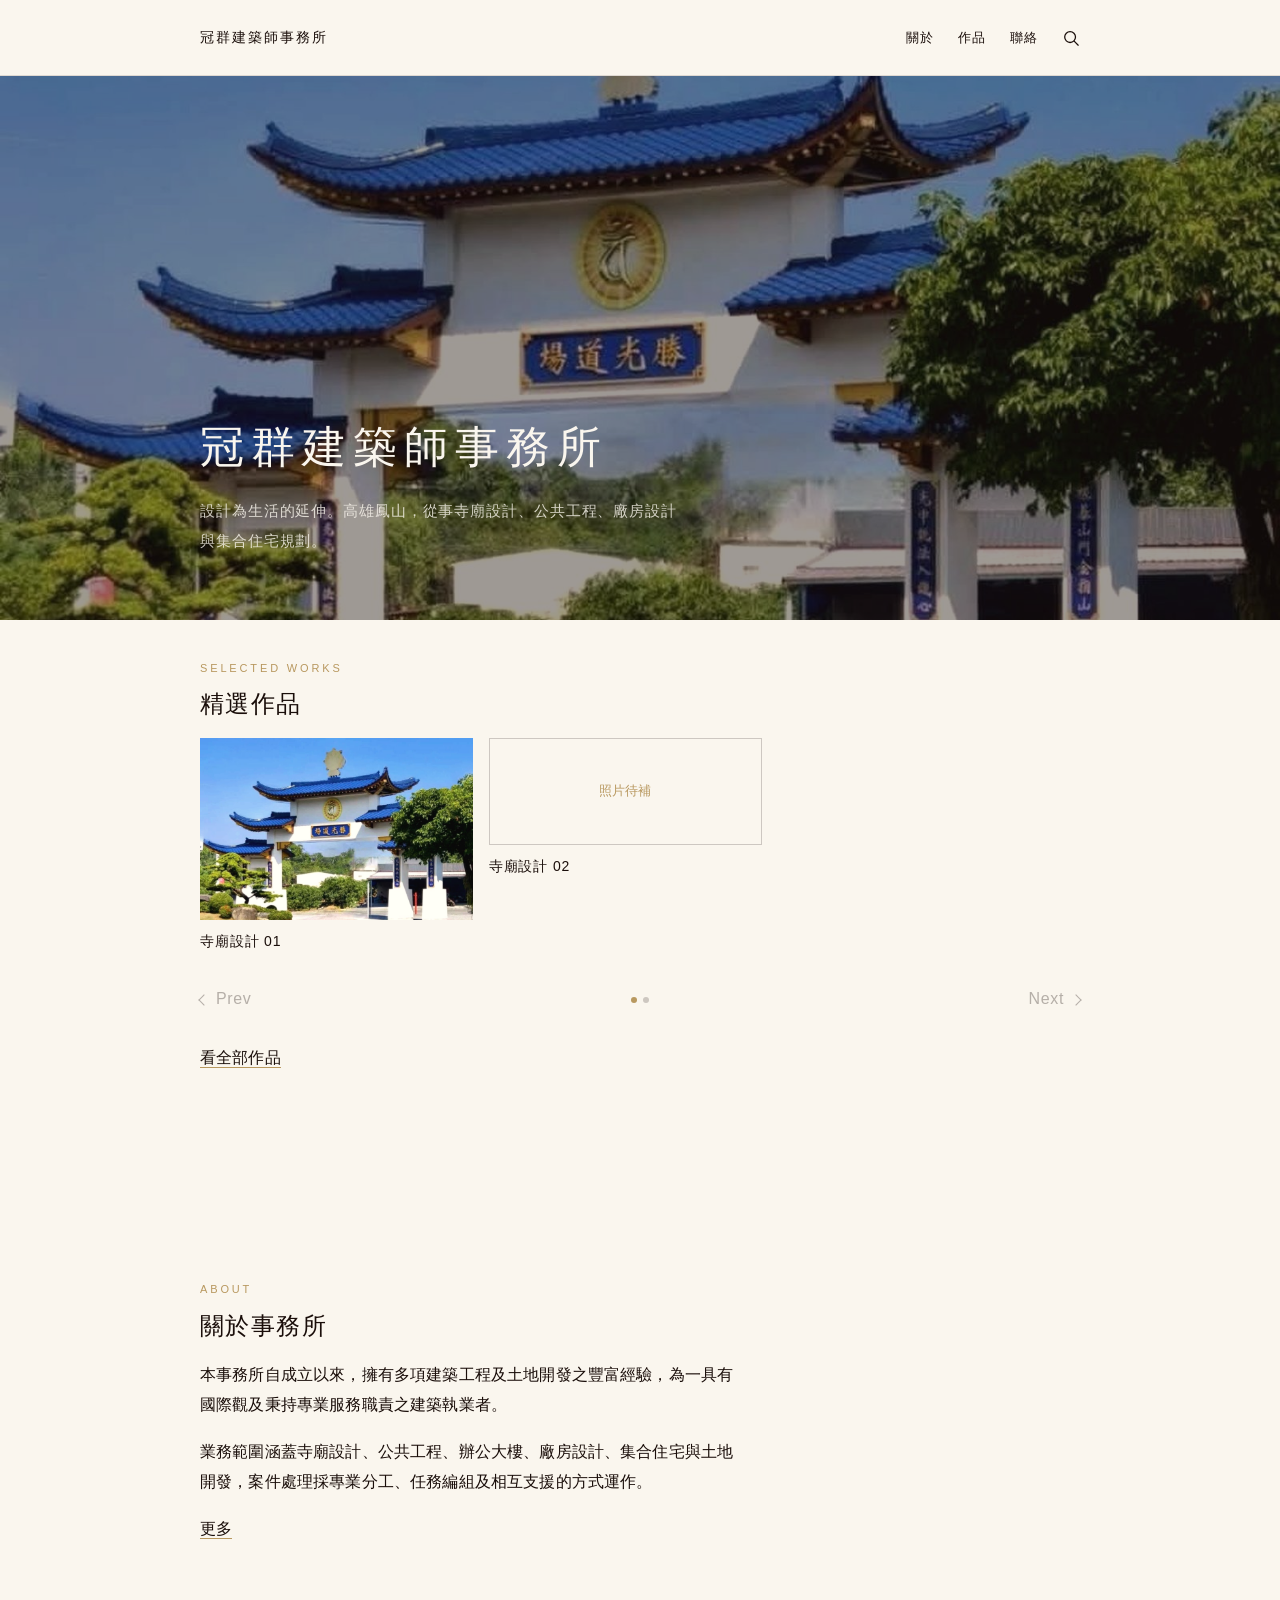
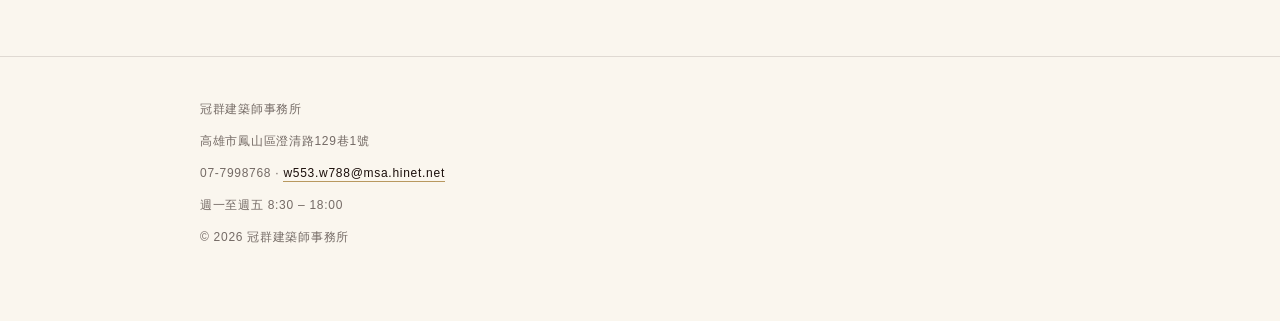
<file: index.html>
<!DOCTYPE html>
<html lang="zh-Hant">
<head>
<meta charset="utf-8">
<meta name="viewport" content="width=device-width, initial-scale=1">
<title>冠群建築師事務所｜高雄建築師事務所</title>
<meta name="description" content="冠群建築師事務所位於高雄市鳳山區，服務項目包含寺廟設計、公共工程、辦公大樓、廠房設計、集合住宅與土地開發。設計為生活的延伸。電話 07-7998768。">
<link rel="canonical" href="https://guanqun3168-arch.github.io/">
<meta property="og:type" content="website">
<meta property="og:title" content="冠群建築師事務所">
<meta property="og:description" content="高雄市鳳山區的建築師事務所。寺廟設計、公共工程、辦公大樓、廠房設計、集合住宅、土地開發。">
<meta property="og:url" content="https://guanqun3168-arch.github.io/">
<meta property="og:image" content="https://guanqun3168-arch.github.io/assets/img/cover.jpg">
<link rel="stylesheet" href="assets/css/style.css">
<script type="application/ld+json">
{
  "@context": "https://schema.org",
  "@type": "ArchitecturalService",
  "name": "冠群建築師事務所",
  "description": "本事務所自成立以來，擁有多項建築工程及土地開發之豐富經驗，秉持「設計為生活的延伸」的理念。",
  "url": "https://guanqun3168-arch.github.io/",
  "areaServed": "臺灣",
  "serviceType": [
    "寺廟設計",
    "公共工程",
    "辦公大樓",
    "廠房設計",
    "集合住宅",
    "土地開發"
  ],
  "telephone": "+886-7-7998768",
  "openingHoursSpecification": {
    "@type": "OpeningHoursSpecification",
    "dayOfWeek": ["Monday", "Tuesday", "Wednesday", "Thursday", "Friday"],
    "opens": "08:30",
    "closes": "18:00"
  },
  "email": "w553.w788@msa.hinet.net",
  "image": "https://guanqun3168-arch.github.io/assets/img/cover.jpg",
  "address": {
    "@type": "PostalAddress",
    "streetAddress": "澄清路129巷1號",
    "addressLocality": "鳳山區",
    "addressRegion": "高雄市",
    "addressCountry": "TW"
  }
}
</script>
</head>
<body>

<header class="site-header">
  <div class="wrap">
    <p class="site-title"><a href="index.html">冠群建築師事務所</a></p>
    <nav class="site-nav" aria-label="主選單">
      <ul>
        <li><a href="about.html">關於</a></li>
        <li><a href="works/index.html">作品</a></li>
        <li><a href="contact.html">聯絡</a></li>
        <li><button class="search-toggle" type="button" aria-expanded="false" aria-controls="search-panel" aria-label="搜尋" hidden><svg viewBox="0 0 20 20" aria-hidden="true" focusable="false"><circle cx="9" cy="9" r="6"></circle><line x1="13.5" y1="13.5" x2="18" y2="18"></line></svg></button></li>
      </ul>
    </nav>
  </div>
</header>

<div class="search-panel" id="search-panel" data-depth="" hidden>
  <div class="wrap">
    <input type="search" placeholder="搜尋網站內容" aria-label="搜尋網站內容">
    <p class="search-note"></p>
    <ul class="search-results"></ul>
  </div>
</div>

<main>

  <section class="cover">
    <img class="cover-img" src="assets/img/cover.jpg"
         alt="寺廟山門，三重簷藍瓦屋頂，前方為松樹與草坪">
    <div class="cover-veil"></div>
    <div class="cover-inner">
      <div class="wrap">
        <h1>冠群建築師事務所</h1>
        <p class="lede">設計為生活的延伸。高雄鳳山，從事寺廟設計、公共工程、廠房設計與集合住宅規劃。</p>
      </div>
    </div>
  </section>

  <section class="section">
    <div class="wrap">
      <p class="label">Selected Works</p>
      <h2>精選作品</h2>

      <div class="rail">
        <ul class="rail-track">
          <li>
            <a href="works/temple-01/index.html">
              <figure>
                <img src="assets/img/cover.jpg" alt="廟宇山門，三重簷藍瓦屋頂，前方為松樹與草坪">
                <figcaption>寺廟設計 01</figcaption>
              </figure>
            </a>
          </li>
          <li>
            <a href="works/temple-02/index.html">
              <figure>
                <div class="img-placeholder">照片待補</div>
                <figcaption>寺廟設計 02</figcaption>
              </figure>
            </a>
          </li>
        </ul>
        <div class="rail-ctrl">
            <button type="button" class="rail-prev" data-rail="prev">Prev</button>
            <div class="rail-dots" aria-hidden="true"></div>
            <button type="button" class="rail-next" data-rail="next">Next</button>
          </div>
      </div>

      <p style="margin-top:1.5rem;"><a href="works/index.html">看全部作品</a></p>
    </div>
  </section>

  <section class="section">
    <div class="wrap">
      <p class="label">About</p>
      <h2>關於事務所</h2>
      <p>本事務所自成立以來，擁有多項建築工程及土地開發之豐富經驗，為一具有國際觀及秉持專業服務職責之建築執業者。</p>
      <p>業務範圍涵蓋寺廟設計、公共工程、辦公大樓、廠房設計、集合住宅與土地開發，案件處理採專業分工、任務編組及相互支援的方式運作。</p>
      <p><a href="about.html">更多</a></p>
    </div>
  </section>

</main>

<footer class="site-footer">
  <div class="wrap">
    <p>冠群建築師事務所</p>
    <p>高雄市鳳山區澄清路129巷1號</p>
    <p>07-7998768 · <a href="mailto:w553.w788@msa.hinet.net">w553.w788@msa.hinet.net</a></p>
    <p>週一至週五 8:30 – 18:00</p>
    <p>&copy; 2026 冠群建築師事務所</p>
  </div>
</footer>

<script src="assets/js/search-index.js"></script>
<script src="assets/js/main.js"></script>
</body>
</html>
</file>
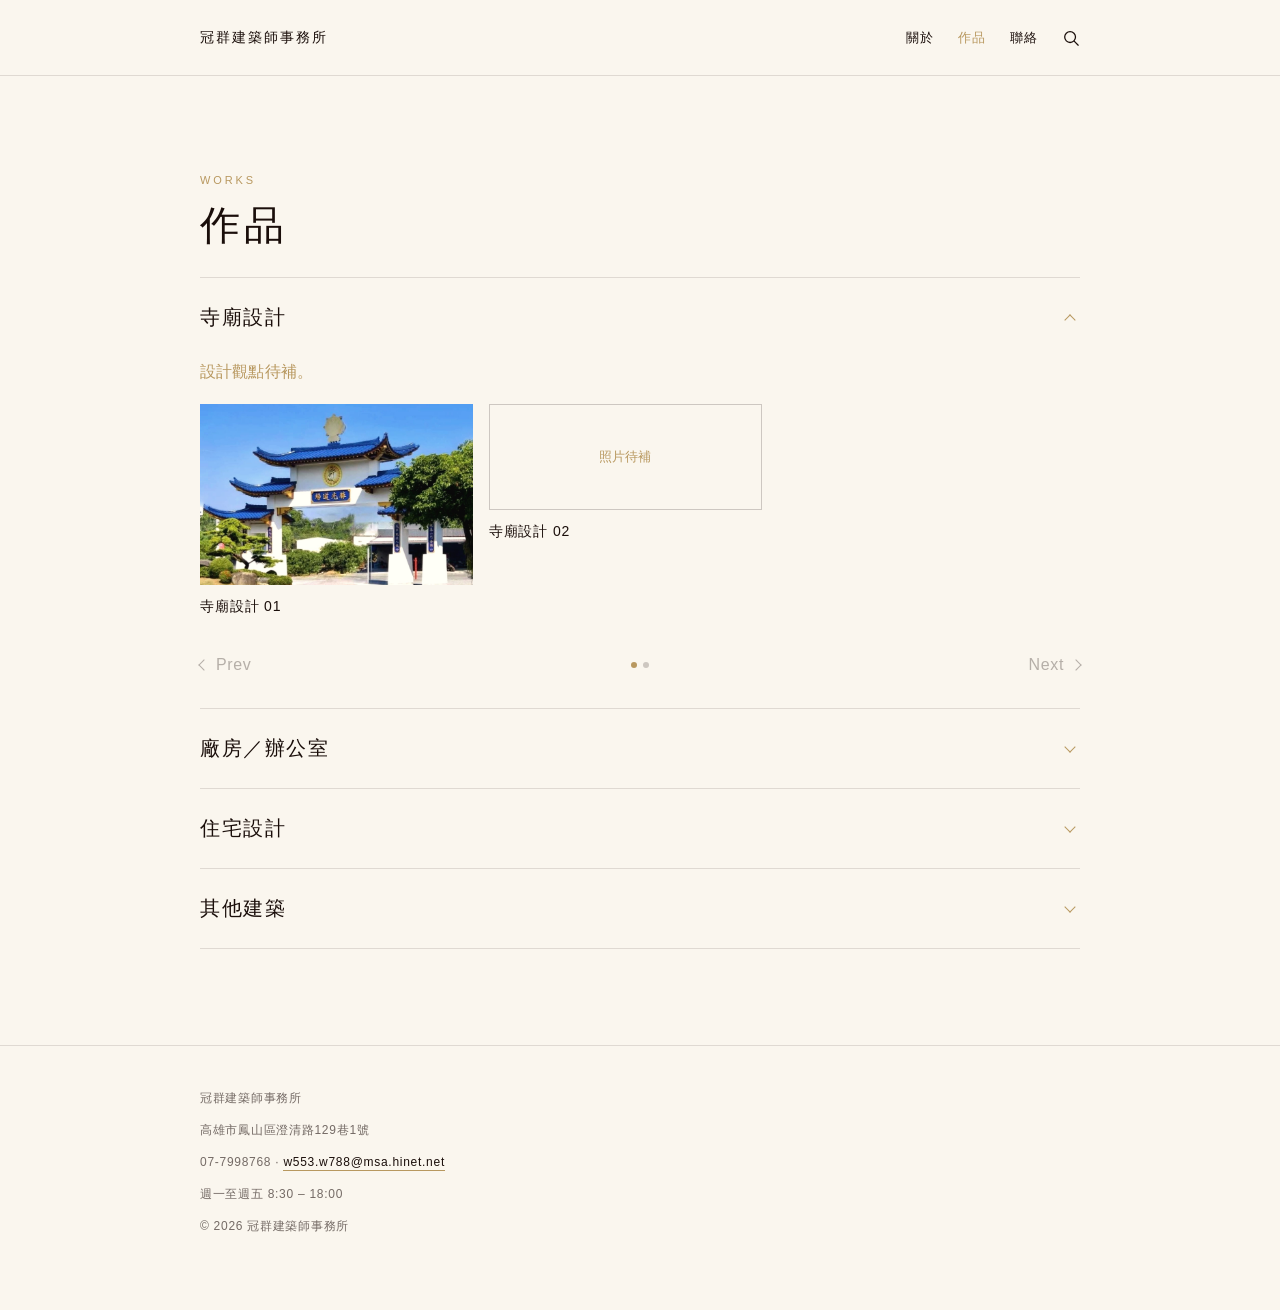
<file: works/index.html>
<!DOCTYPE html>
<html lang="zh-Hant">
<head>
<meta charset="utf-8">
<meta name="viewport" content="width=device-width, initial-scale=1">
<title>作品｜冠群建築師事務所</title>
<meta name="description" content="冠群建築師事務所作品，分為寺廟設計、廠房與辦公室、住宅設計、其他建築四個類別。">
<link rel="canonical" href="https://guanqun3168-arch.github.io/works/">
<link rel="stylesheet" href="../assets/css/style.css">
</head>
<body>

<header class="site-header">
  <div class="wrap">
    <p class="site-title"><a href="../index.html">冠群建築師事務所</a></p>
    <nav class="site-nav" aria-label="主選單">
      <ul>
        <li><a href="../about.html">關於</a></li>
        <li><a href="../works/index.html">作品</a></li>
        <li><a href="../contact.html">聯絡</a></li>
        <li><button class="search-toggle" type="button" aria-expanded="false" aria-controls="search-panel" aria-label="搜尋" hidden><svg viewBox="0 0 20 20" aria-hidden="true" focusable="false"><circle cx="9" cy="9" r="6"></circle><line x1="13.5" y1="13.5" x2="18" y2="18"></line></svg></button></li>
      </ul>
    </nav>
  </div>
</header>

<div class="search-panel" id="search-panel" data-depth="../" hidden>
  <div class="wrap">
    <input type="search" placeholder="搜尋網站內容" aria-label="搜尋網站內容">
    <p class="search-note"></p>
    <ul class="search-results"></ul>
  </div>
</div>

<main>
  <section class="section">
    <div class="wrap">
      <p class="label">Works</p>
      <h1>作品</h1>

      <details class="cat" open>
        <summary>寺廟設計</summary>
        <div class="cat-body">
          <p class="pending">設計觀點待補。</p>

          <div class="rail">
            <ul class="rail-track">
              <li>
                <a href="temple-01/index.html">
                  <figure>
                    <img src="../assets/img/cover.jpg" alt="廟宇山門，三重簷藍瓦屋頂，前方為松樹與草坪">
                    <figcaption>寺廟設計 01</figcaption>
                  </figure>
                </a>
              </li>
              <li>
                <a href="temple-02/index.html">
                  <figure>
                    <div class="img-placeholder">照片待補</div>
                    <figcaption>寺廟設計 02</figcaption>
                  </figure>
                </a>
              </li>
            </ul>
            <div class="rail-ctrl">
            <button type="button" class="rail-prev" data-rail="prev">Prev</button>
            <div class="rail-dots" aria-hidden="true"></div>
            <button type="button" class="rail-next" data-rail="next">Next</button>
          </div>
          </div>
        </div>
      </details>

      <details class="cat">
        <summary>廠房／辦公室</summary>
        <div class="cat-body">
          <p class="pending">設計觀點待補。</p>
          <p class="pending">案例陸續整理中。</p>
        </div>
      </details>

      <details class="cat">
        <summary>住宅設計</summary>
        <div class="cat-body">
          <p class="pending">設計觀點待補。</p>
          <p class="pending">案例陸續整理中。</p>
        </div>
      </details>

      <details class="cat">
        <summary>其他建築</summary>
        <div class="cat-body">
          <p class="pending">設計觀點待補。</p>
          <p class="pending">案例陸續整理中。</p>
        </div>
      </details>

    </div>
  </section>
</main>

<footer class="site-footer">
  <div class="wrap">
    <p>冠群建築師事務所</p>
    <p>高雄市鳳山區澄清路129巷1號</p>
    <p>07-7998768 · <a href="mailto:w553.w788@msa.hinet.net">w553.w788@msa.hinet.net</a></p>
    <p>週一至週五 8:30 – 18:00</p>
    <p>&copy; 2026 冠群建築師事務所</p>
  </div>
</footer>

<script src="../assets/js/search-index.js"></script>
<script src="../assets/js/main.js"></script>
</body>
</html>
</file>
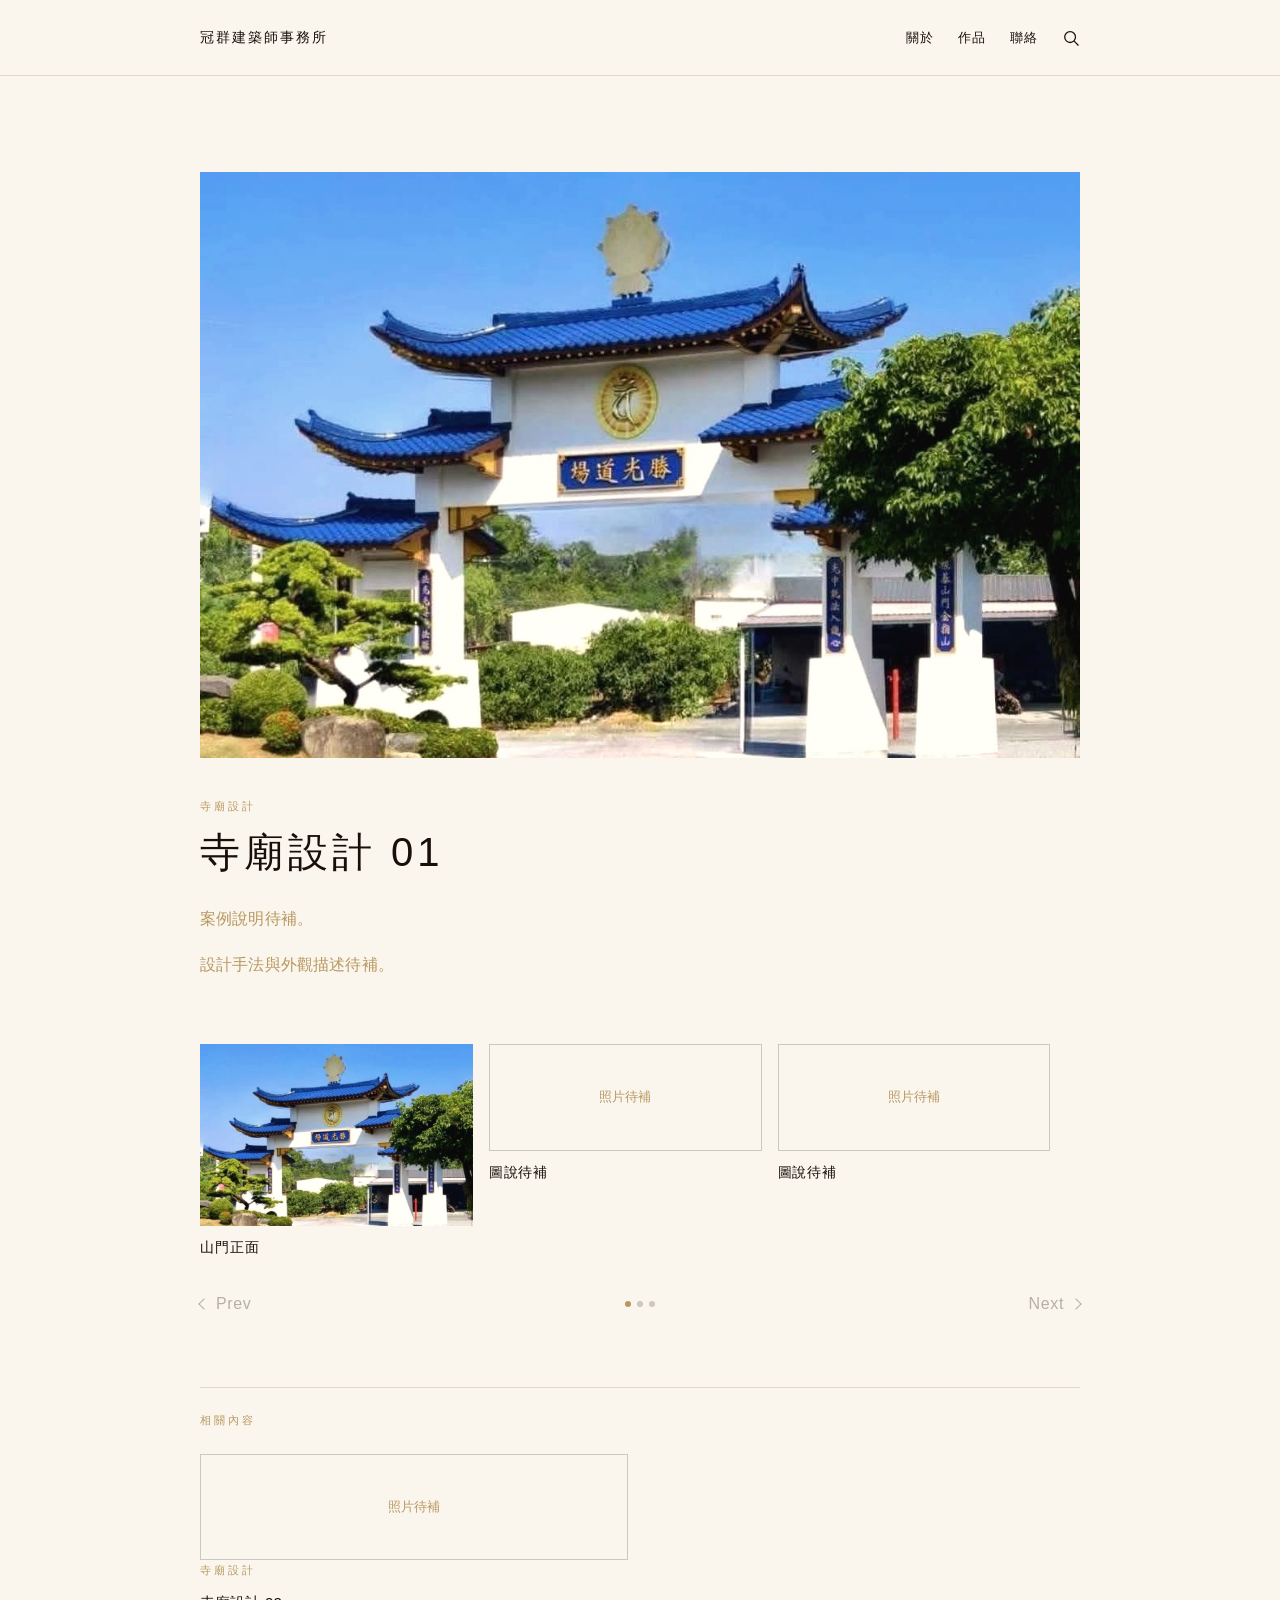
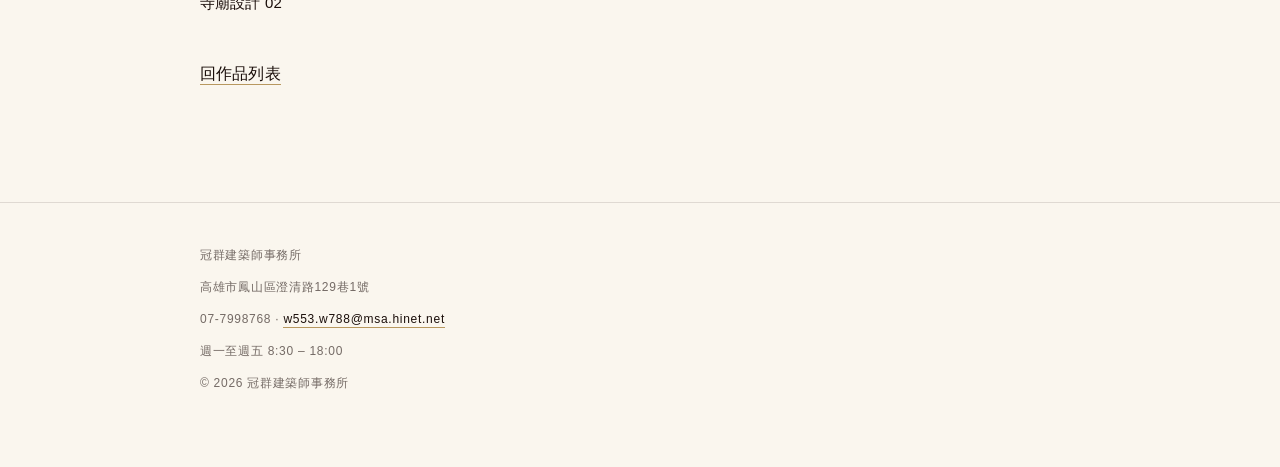
<file: works/temple-01/index.html>
<!DOCTYPE html>
<html lang="zh-Hant">
<head>
<meta charset="utf-8">
<meta name="viewport" content="width=device-width, initial-scale=1">
<title>寺廟設計 01｜冠群建築師事務所</title>
<meta name="description" content="寺廟設計案例。冠群建築師事務所作品。">
<link rel="canonical" href="https://guanqun3168-arch.github.io/works/temple-01/">
<link rel="stylesheet" href="../../assets/css/style.css">
</head>
<body>

<header class="site-header">
  <div class="wrap">
    <p class="site-title"><a href="../../index.html">冠群建築師事務所</a></p>
    <nav class="site-nav" aria-label="主選單">
      <ul>
        <li><a href="../../about.html">關於</a></li>
        <li><a href="../index.html">作品</a></li>
        <li><a href="../../contact.html">聯絡</a></li>
        <li><button class="search-toggle" type="button" aria-expanded="false" aria-controls="search-panel" aria-label="搜尋" hidden><svg viewBox="0 0 20 20" aria-hidden="true" focusable="false"><circle cx="9" cy="9" r="6"></circle><line x1="13.5" y1="13.5" x2="18" y2="18"></line></svg></button></li>
      </ul>
    </nav>
  </div>
</header>

<div class="search-panel" id="search-panel" data-depth="../../" hidden>
  <div class="wrap">
    <input type="search" placeholder="搜尋網站內容" aria-label="搜尋網站內容">
    <p class="search-note"></p>
    <ul class="search-results"></ul>
  </div>
</div>

<main>
  <article class="section">
    <div class="wrap">

      <div class="case-hero">
        <img src="../../assets/img/cover.jpg" alt="廟宇山門，三重簷藍瓦屋頂，前方為松樹與草坪">
      </div>

      <p class="label">寺廟設計</p>
      <h1>寺廟設計 01</h1>

      <div class="case-text">
      <p class="pending">案例說明待補。</p>

      <p class="pending">設計手法與外觀描述待補。</p>
      </div>

      <div class="rail">
        <ul class="rail-track">
          <li>
            <figure>
              <img src="../../assets/img/cover.jpg" alt="廟宇山門正面">
              <figcaption>山門正面</figcaption>
            </figure>
          </li>
          <li>
            <figure>
              <div class="img-placeholder">照片待補</div>
              <figcaption class="pending">圖說待補</figcaption>
            </figure>
          </li>
          <li>
            <figure>
              <div class="img-placeholder">照片待補</div>
              <figcaption class="pending">圖說待補</figcaption>
            </figure>
          </li>
        </ul>
        <div class="rail-ctrl">
            <button type="button" class="rail-prev" data-rail="prev">Prev</button>
            <div class="rail-dots" aria-hidden="true"></div>
            <button type="button" class="rail-next" data-rail="next">Next</button>
          </div>
      </div>

      <section class="related">
        <p class="label">相關內容</p>
        <ul class="related-grid">
        <li>
          <a href="../temple-02/index.html">
            <div class="img-placeholder">照片待補</div>
            <p class="tag">寺廟設計</p>
            <p>寺廟設計 02</p>
          </a>
        </li>
        </ul>
      </section>

      <p style="margin-top:2.5rem;"><a href="../index.html">回作品列表</a></p>
    </div>
  </article>
</main>

<footer class="site-footer">
  <div class="wrap">
    <p>冠群建築師事務所</p>
    <p>高雄市鳳山區澄清路129巷1號</p>
    <p>07-7998768 · <a href="mailto:w553.w788@msa.hinet.net">w553.w788@msa.hinet.net</a></p>
    <p>週一至週五 8:30 – 18:00</p>
    <p>&copy; 2026 冠群建築師事務所</p>
  </div>
</footer>

<script src="../../assets/js/search-index.js"></script>
<script src="../../assets/js/main.js"></script>
</body>
</html>
</file>
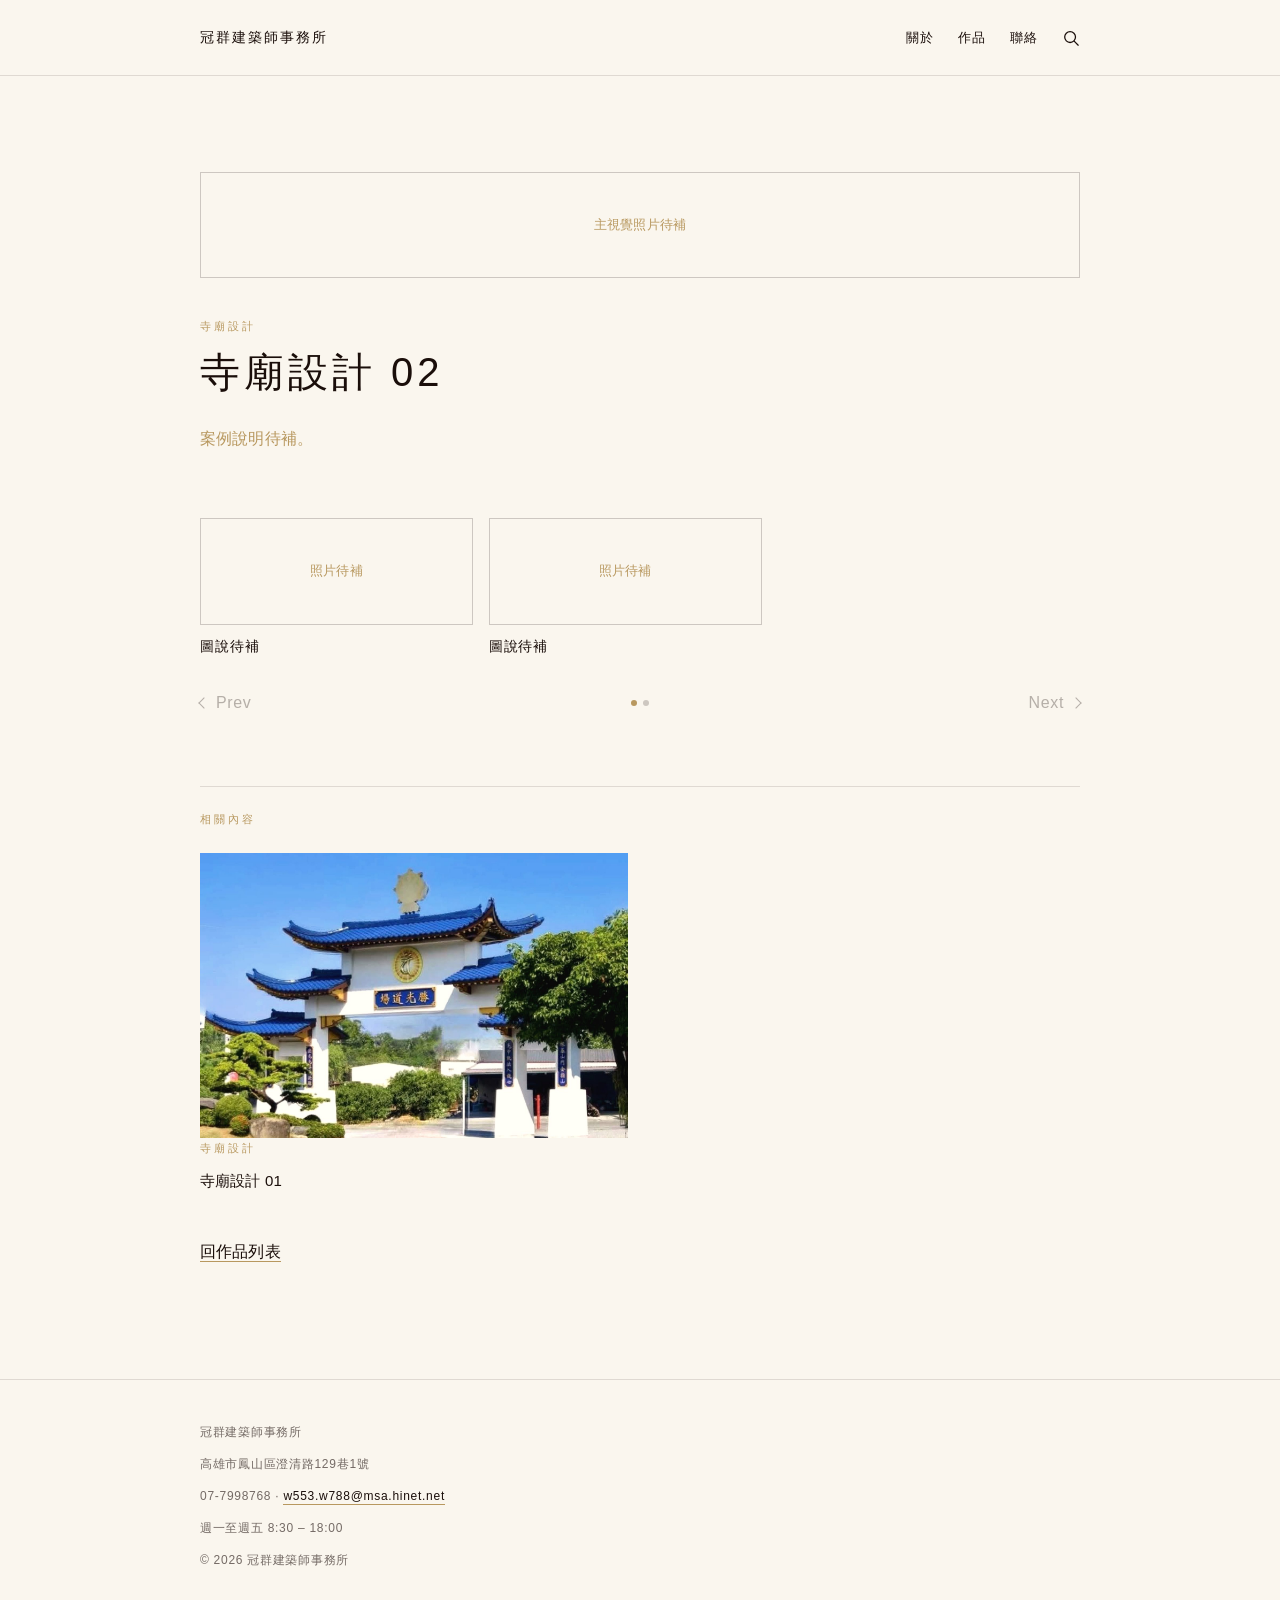
<file: works/temple-02/index.html>
<!DOCTYPE html>
<html lang="zh-Hant">
<head>
<meta charset="utf-8">
<meta name="viewport" content="width=device-width, initial-scale=1">
<title>寺廟設計 02｜冠群建築師事務所</title>
<meta name="description" content="寺廟設計案例。冠群建築師事務所作品。">
<link rel="canonical" href="https://guanqun3168-arch.github.io/works/temple-02/">
<link rel="stylesheet" href="../../assets/css/style.css">
</head>
<body>

<header class="site-header">
  <div class="wrap">
    <p class="site-title"><a href="../../index.html">冠群建築師事務所</a></p>
    <nav class="site-nav" aria-label="主選單">
      <ul>
        <li><a href="../../about.html">關於</a></li>
        <li><a href="../index.html">作品</a></li>
        <li><a href="../../contact.html">聯絡</a></li>
        <li><button class="search-toggle" type="button" aria-expanded="false" aria-controls="search-panel" aria-label="搜尋" hidden><svg viewBox="0 0 20 20" aria-hidden="true" focusable="false"><circle cx="9" cy="9" r="6"></circle><line x1="13.5" y1="13.5" x2="18" y2="18"></line></svg></button></li>
      </ul>
    </nav>
  </div>
</header>

<div class="search-panel" id="search-panel" data-depth="../../" hidden>
  <div class="wrap">
    <input type="search" placeholder="搜尋網站內容" aria-label="搜尋網站內容">
    <p class="search-note"></p>
    <ul class="search-results"></ul>
  </div>
</div>

<main>
  <article class="section">
    <div class="wrap">

      <div class="case-hero">
        <div class="img-placeholder">主視覺照片待補</div>
      </div>

      <p class="label">寺廟設計</p>
      <h1>寺廟設計 02</h1>

      <div class="case-text">
      <p class="pending">案例說明待補。</p>
      </div>

      <div class="rail">
        <ul class="rail-track">
          <li>
            <figure>
              <div class="img-placeholder">照片待補</div>
              <figcaption class="pending">圖說待補</figcaption>
            </figure>
          </li>
          <li>
            <figure>
              <div class="img-placeholder">照片待補</div>
              <figcaption class="pending">圖說待補</figcaption>
            </figure>
          </li>
        </ul>
        <div class="rail-ctrl">
            <button type="button" class="rail-prev" data-rail="prev">Prev</button>
            <div class="rail-dots" aria-hidden="true"></div>
            <button type="button" class="rail-next" data-rail="next">Next</button>
          </div>
      </div>

      <section class="related">
        <p class="label">相關內容</p>
        <ul class="related-grid">
        <li>
          <a href="../temple-01/index.html">
            <img src="../../assets/img/cover.jpg" alt="廟宇山門，三重簷藍瓦屋頂">
            <p class="tag">寺廟設計</p>
            <p>寺廟設計 01</p>
          </a>
        </li>
        </ul>
      </section>

      <p style="margin-top:2.5rem;"><a href="../index.html">回作品列表</a></p>
    </div>
  </article>
</main>

<footer class="site-footer">
  <div class="wrap">
    <p>冠群建築師事務所</p>
    <p>高雄市鳳山區澄清路129巷1號</p>
    <p>07-7998768 · <a href="mailto:w553.w788@msa.hinet.net">w553.w788@msa.hinet.net</a></p>
    <p>週一至週五 8:30 – 18:00</p>
    <p>&copy; 2026 冠群建築師事務所</p>
  </div>
</footer>

<script src="../../assets/js/search-index.js"></script>
<script src="../../assets/js/main.js"></script>
</body>
</html>
</file>
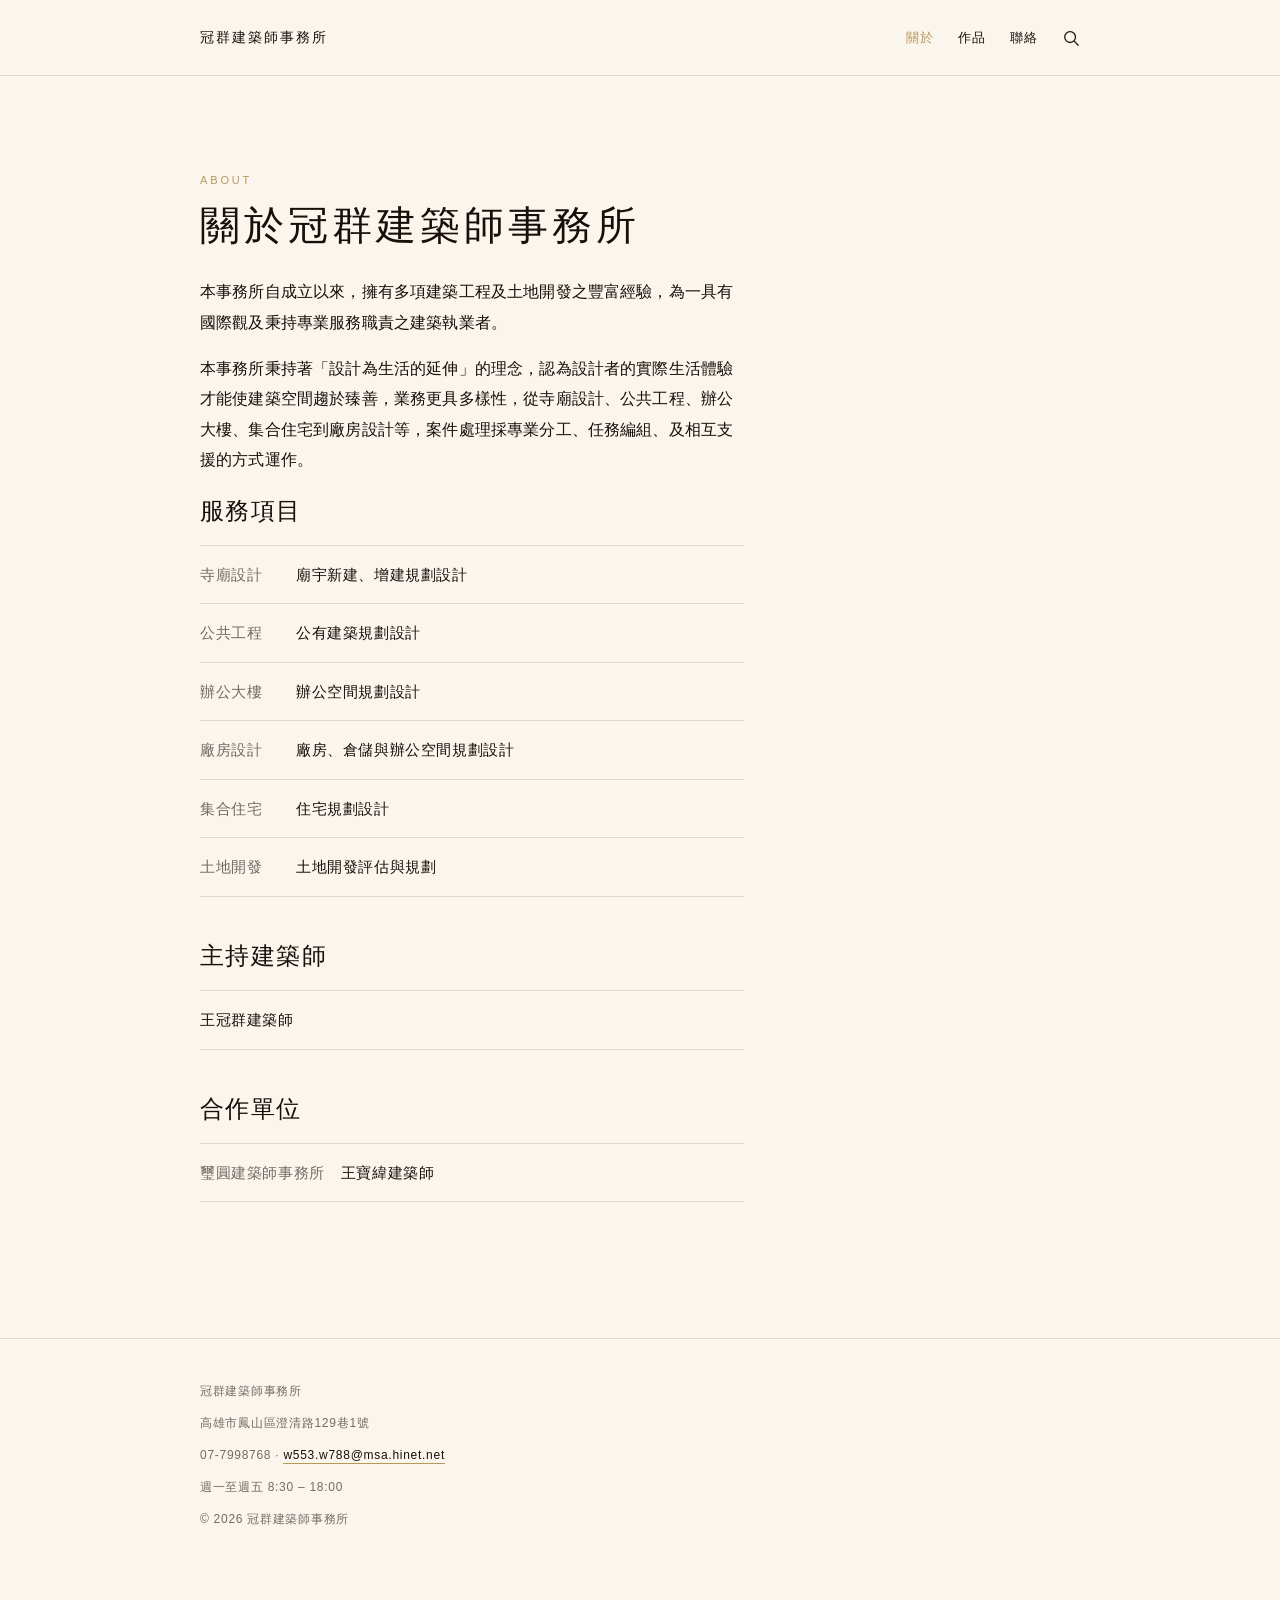
<file: about.html>
<!DOCTYPE html>
<html lang="zh-Hant">
<head>
<meta charset="utf-8">
<meta name="viewport" content="width=device-width, initial-scale=1">
<title>關於｜冠群建築師事務所</title>
<meta name="description" content="冠群建築師事務所服務項目包含廟宇新建增建、公共工程、辦公大樓、廠房設計、集合住宅與土地開發。主持建築師王冠群。">
<link rel="canonical" href="https://guanqun3168-arch.github.io/about.html">
<link rel="stylesheet" href="assets/css/style.css">
</head>
<body>

<header class="site-header">
  <div class="wrap">
    <p class="site-title"><a href="index.html">冠群建築師事務所</a></p>
    <nav class="site-nav" aria-label="主選單">
      <ul>
        <li><a href="about.html">關於</a></li>
        <li><a href="works/index.html">作品</a></li>
        <li><a href="contact.html">聯絡</a></li>
        <li><button class="search-toggle" type="button" aria-expanded="false" aria-controls="search-panel" aria-label="搜尋" hidden><svg viewBox="0 0 20 20" aria-hidden="true" focusable="false"><circle cx="9" cy="9" r="6"></circle><line x1="13.5" y1="13.5" x2="18" y2="18"></line></svg></button></li>
      </ul>
    </nav>
  </div>
</header>

<div class="search-panel" id="search-panel" data-depth="" hidden>
  <div class="wrap">
    <input type="search" placeholder="搜尋網站內容" aria-label="搜尋網站內容">
    <p class="search-note"></p>
    <ul class="search-results"></ul>
  </div>
</div>

<main>
  <section class="section">
    <div class="wrap">
      <p class="label">About</p>
      <h1>關於冠群建築師事務所</h1>

      <p>本事務所自成立以來，擁有多項建築工程及土地開發之豐富經驗，為一具有國際觀及秉持專業服務職責之建築執業者。</p>

      <p>本事務所秉持著「設計為生活的延伸」的理念，認為設計者的實際生活體驗才能使建築空間趨於臻善，業務更具多樣性，從寺廟設計、公共工程、辦公大樓、集合住宅到廠房設計等，案件處理採專業分工、任務編組、及相互支援的方式運作。</p>

      <h2>服務項目</h2>
      <ul class="contact-list">
        <li><span>寺廟設計</span>廟宇新建、增建規劃設計</li>
        <li><span>公共工程</span>公有建築規劃設計</li>
        <li><span>辦公大樓</span>辦公空間規劃設計</li>
        <li><span>廠房設計</span>廠房、倉儲與辦公空間規劃設計</li>
        <li><span>集合住宅</span>住宅規劃設計</li>
        <li><span>土地開發</span>土地開發評估與規劃</li>
      </ul>

      <h2>主持建築師</h2>
      <ul class="contact-list">
        <li>王冠群建築師</li>
      </ul>

      <h2>合作單位</h2>
      <ul class="contact-list">
        <li><span>璽圓建築師事務所</span>王寶緯建築師</li>
      </ul>
    </div>
  </section>
</main>

<footer class="site-footer">
  <div class="wrap">
    <p>冠群建築師事務所</p>
    <p>高雄市鳳山區澄清路129巷1號</p>
    <p>07-7998768 · <a href="mailto:w553.w788@msa.hinet.net">w553.w788@msa.hinet.net</a></p>
    <p>週一至週五 8:30 – 18:00</p>
    <p>&copy; 2026 冠群建築師事務所</p>
  </div>
</footer>

<script src="assets/js/search-index.js"></script>
<script src="assets/js/main.js"></script>
</body>
</html>
</file>
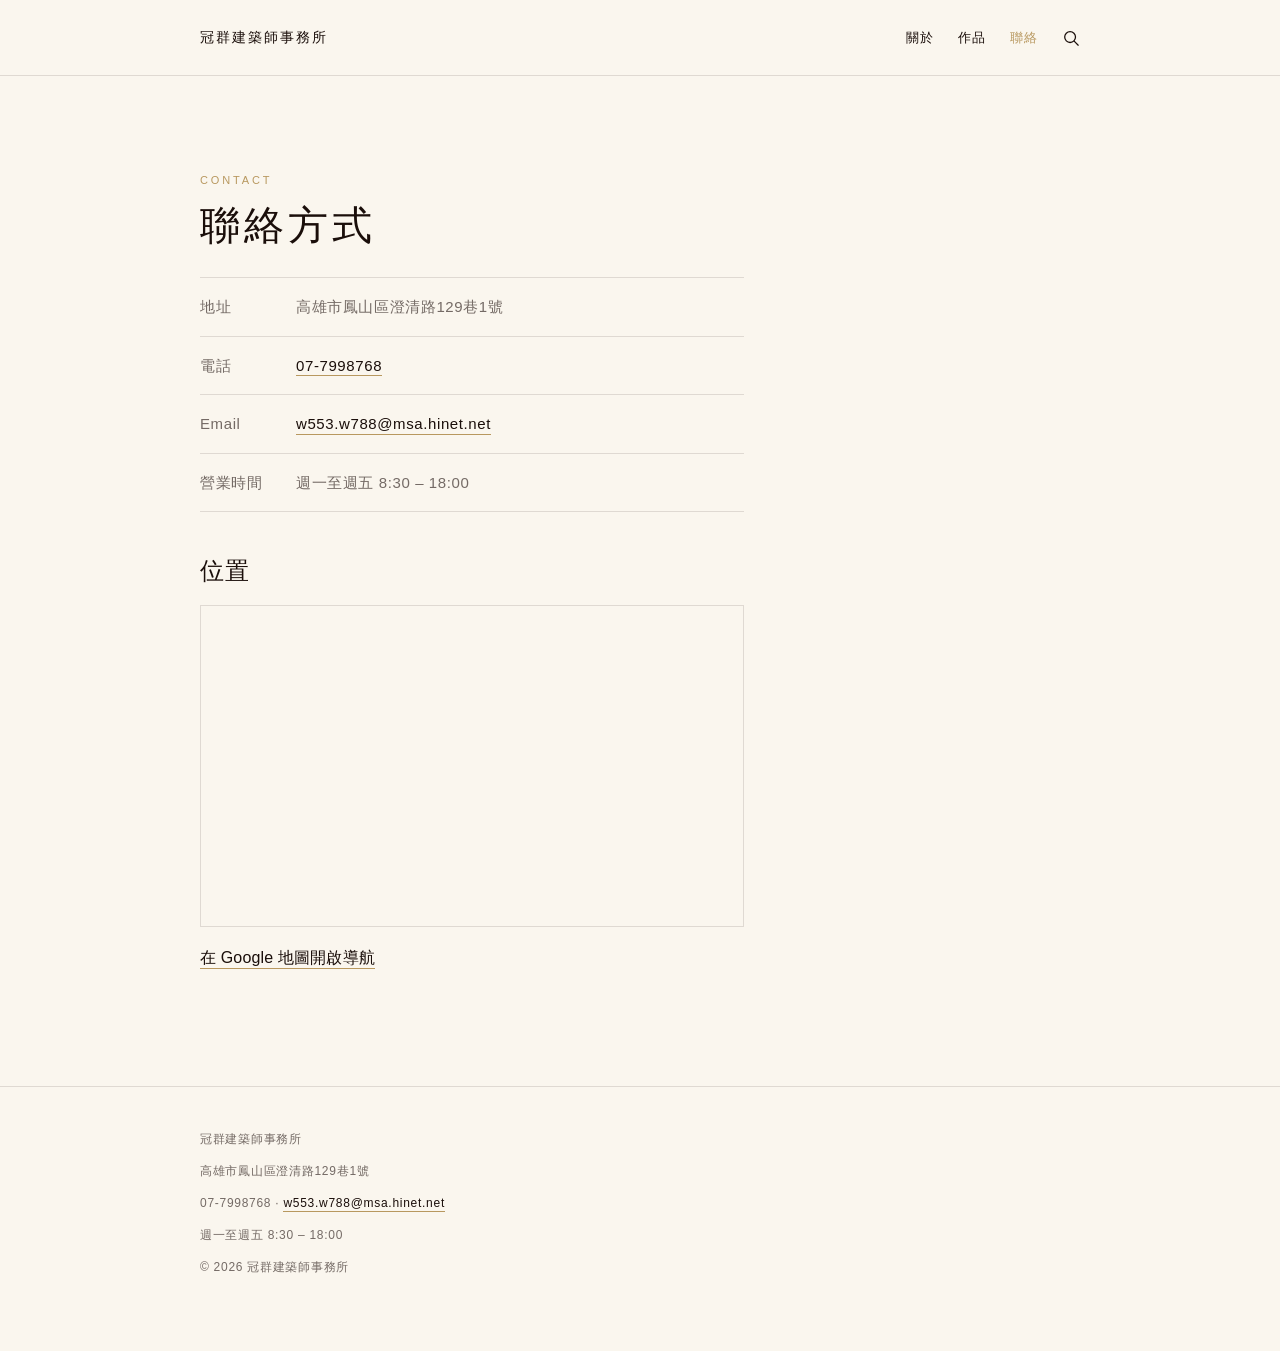
<file: contact.html>
<!DOCTYPE html>
<html lang="zh-Hant">
<head>
<meta charset="utf-8">
<meta name="viewport" content="width=device-width, initial-scale=1">
<title>聯絡｜冠群建築師事務所</title>
<meta name="description" content="冠群建築師事務所，高雄市鳳山區澄清路129巷1號，電話 07-7998768。營業時間週一至週五 8:30–18:00。">
<link rel="canonical" href="https://guanqun3168-arch.github.io/contact.html">
<link rel="stylesheet" href="assets/css/style.css">
</head>
<body>

<header class="site-header">
  <div class="wrap">
    <p class="site-title"><a href="index.html">冠群建築師事務所</a></p>
    <nav class="site-nav" aria-label="主選單">
      <ul>
        <li><a href="about.html">關於</a></li>
        <li><a href="works/index.html">作品</a></li>
        <li><a href="contact.html">聯絡</a></li>
        <li><button class="search-toggle" type="button" aria-expanded="false" aria-controls="search-panel" aria-label="搜尋" hidden><svg viewBox="0 0 20 20" aria-hidden="true" focusable="false"><circle cx="9" cy="9" r="6"></circle><line x1="13.5" y1="13.5" x2="18" y2="18"></line></svg></button></li>
      </ul>
    </nav>
  </div>
</header>

<div class="search-panel" id="search-panel" data-depth="" hidden>
  <div class="wrap">
    <input type="search" placeholder="搜尋網站內容" aria-label="搜尋網站內容">
    <p class="search-note"></p>
    <ul class="search-results"></ul>
  </div>
</div>

<main>
  <section class="section">
    <div class="wrap">
      <p class="label">Contact</p>
      <h1>聯絡方式</h1>

      <ul class="contact-list">
        <li><span>地址</span><span>高雄市鳳山區澄清路129巷1號</span></li>
        <li><span>電話</span><span><a href="tel:+88677998768">07-7998768</a></span></li>
        <li><span>Email</span><span><a href="mailto:w553.w788@msa.hinet.net">w553.w788@msa.hinet.net</a></span></li>
        <li><span>營業時間</span><span>週一至週五 8:30 – 18:00</span></li>
      </ul>

      <h2>位置</h2>

      <div class="map-embed">
        <iframe
          src="https://www.google.com/maps?q=%E9%AB%98%E9%9B%84%E5%B8%82%E9%B3%B3%E5%B1%B1%E5%8D%80%E6%BE%84%E6%B8%85%E8%B7%AF129%E5%B7%B71%E8%99%9F&output=embed"
          title="冠群建築師事務所位置地圖"
          loading="lazy"
          referrerpolicy="no-referrer-when-downgrade"></iframe>
      </div>

      <p><a href="https://www.google.com/maps/search/?api=1&amp;query=%E9%AB%98%E9%9B%84%E5%B8%82%E9%B3%B3%E5%B1%B1%E5%8D%80%E6%BE%84%E6%B8%85%E8%B7%AF129%E5%B7%B71%E8%99%9F">在 Google 地圖開啟導航</a></p>
    </div>
  </section>
</main>

<footer class="site-footer">
  <div class="wrap">
    <p>冠群建築師事務所</p>
    <p>高雄市鳳山區澄清路129巷1號</p>
    <p>07-7998768 · <a href="mailto:w553.w788@msa.hinet.net">w553.w788@msa.hinet.net</a></p>
    <p>週一至週五 8:30 – 18:00</p>
    <p>&copy; 2026 冠群建築師事務所</p>
  </div>
</footer>

<script src="assets/js/search-index.js"></script>
<script src="assets/js/main.js"></script>
</body>
</html>
</file>
<file: assets/css/style.css>
:root {
  --color-ink: #1A0E0A;   
  --color-gold: #B8985F;  
  --color-paper: #FAF6EE; 

  --font-sans: "Helvetica Neue", "Noto Sans TC", "PingFang TC",
                "Microsoft JhengHei", "微軟正黑體", Arial, sans-serif;

  --space-1: 0.5rem;
  --space-2: 1rem;
  --space-3: 1.5rem;
  --space-4: 2.5rem;
  --space-5: 4rem;
  --space-6: 6rem;

  --measure: 34rem;
  --page-max: 60rem;
}

*,
*::before,
*::after {
  box-sizing: border-box;
}

html {
  -webkit-text-size-adjust: 100%;
}

body {
  margin: 0;
  background-color: var(--color-paper);
  color: var(--color-ink);
  font-family: var(--font-sans);
  font-size: 0.9375rem;
  line-height: 1.9;
  letter-spacing: 0.01em;
}

img {
  display: block;
  max-width: 100%;
  height: auto;
}

a {
  color: var(--color-ink);
  text-decoration: none;
  border-bottom: 1px solid var(--color-gold);
  padding-bottom: 0.1em;
}

a:hover,
a:focus {
  color: var(--color-gold);
}

h1, h2, h3 {
  font-weight: 500;
  margin: 0 0 var(--space-2);
}

h1 {
  font-size: 1.875rem;
  font-weight: 400;
  line-height: 1.4;
  letter-spacing: 0.1em;
  margin-bottom: var(--space-3);
}

h2 {
  font-size: 1.25rem;
  font-weight: 500;
  line-height: 1.55;
  letter-spacing: 0.06em;
}

h3 {
  font-size: 0.9375rem;
  font-weight: 500;
  line-height: 1.7;
  letter-spacing: 0.04em;
}

p {
  margin: 0 0 var(--space-2);
  max-width: var(--measure);
}

.wrap {
  width: 100%;
  max-width: var(--page-max);
  margin: 0 auto;
  padding: 0 var(--space-2);
}

.section {
  padding: var(--space-5) 0;
}

.label {
  font-size: 0.6875rem;
  line-height: 1.6;
  letter-spacing: 0.26em;
  color: var(--color-gold);
  text-transform: uppercase;
  margin: 0 0 var(--space-1);
}

.pending {
  color: var(--color-gold);
}

.site-header {
  padding: var(--space-3) 0;
  border-bottom: 1px solid rgba(26, 14, 10, 0.12);
}

.site-header .wrap {
  display: flex;
  flex-direction: column;
  gap: var(--space-2);
}

.site-title {
  font-size: 0.875rem;
  font-weight: 500;
  letter-spacing: 0.14em;
  margin: 0;
}

.site-title a {
  border-bottom: none;
}

.site-nav ul {
  list-style: none;
  display: flex;
  flex-wrap: wrap;
  align-items: center;
  gap: var(--space-3);
  margin: 0;
  padding: 0;
  font-size: 0.8125rem;
  letter-spacing: 0.08em;
}

.site-nav a {
  border-bottom: none;
}

.site-nav a[aria-current="page"] {
  color: var(--color-gold);
}

.cover {
  position: relative;
  width: 100%;
  min-height: 26rem;
  display: flex;
  align-items: flex-end;
  overflow: hidden;
}

.cover-img {
  position: absolute;
  inset: 0;
  width: 100%;
  height: 100%;
  object-fit: cover;
}

.cover-veil {
  position: absolute;
  inset: 0;
  background-color: rgba(26, 14, 10, 0.42);
}

.cover-inner {
  position: relative;
  width: 100%;
  padding: var(--space-4) 0;
}

.cover h1 {
  color: var(--color-paper);
  font-size: 1.75rem;
  font-weight: 400;
  line-height: 1.5;
  letter-spacing: 0.16em;
  margin-bottom: var(--space-2);
  max-width: var(--measure);
}

.cover .lede {
  color: rgba(250, 246, 238, 0.8);
  font-size: 0.8125rem;
  line-height: 2;
  letter-spacing: 0.06em;
  margin: 0;
  max-width: 30rem;
}

.cover + .section {
  padding-top: var(--space-4);
}

.work-list {
  list-style: none;
  margin: 0 0 var(--space-4);
  padding: 0;
}

.work-item {
  border-top: 1px solid rgba(26, 14, 10, 0.12);
  padding: var(--space-3) 0;
}

.work-item:last-child {
  border-bottom: 1px solid rgba(26, 14, 10, 0.12);
}

.work-item a {
  border-bottom: none;
  display: block;
}

.work-item h3 {
  margin-bottom: var(--space-1);
  font-size: 1rem;
  letter-spacing: 0.04em;
}

.work-meta {
  font-size: 0.75rem;
  color: rgba(26, 14, 10, 0.6);
  margin: 0;
}

.cat {
  border-top: 1px solid rgba(26, 14, 10, 0.12);
}

.cat:last-of-type {
  border-bottom: 1px solid rgba(26, 14, 10, 0.12);
}

.cat > summary {
  list-style: none;
  cursor: pointer;
  padding: var(--space-3) 2rem var(--space-3) 0;
  position: relative;
  font-size: 1.125rem;
  line-height: 1.55;
  font-weight: 500;
  letter-spacing: 0.08em;
}

.cat > summary::-webkit-details-marker {
  display: none;
}

.cat > summary::after {
  content: "";
  position: absolute;
  right: 0.375rem;
  top: 50%;
  width: 0.5rem;
  height: 0.5rem;
  margin-top: -0.375rem;
  border-right: 1px solid var(--color-gold);
  border-bottom: 1px solid var(--color-gold);
  transform: rotate(45deg);
  transition: transform 0.2s;
}

.cat[open] > summary::after {
  transform: rotate(-135deg);
  margin-top: -0.125rem;
}

.cat > summary:hover,
.cat > summary:focus-visible {
  color: var(--color-gold);
}

.cat-body {
  padding-bottom: var(--space-3);
}

.cat-body p {
  max-width: var(--measure);
}

.cat-empty {
  padding-bottom: var(--space-3);
}

.rail {
  position: relative;
}

.rail-track {
  display: flex;
  gap: var(--space-2);
  overflow-x: auto;
  scroll-snap-type: x mandatory;
  scroll-behavior: smooth;
  list-style: none;
  margin: 0;
  padding: 0 0 var(--space-2);
  -webkit-overflow-scrolling: touch;
  scrollbar-width: none;
}

.rail-track::-webkit-scrollbar {
  display: none;
}

.rail-track > li {
  flex: 0 0 78%;
  scroll-snap-align: start;
}

@media (min-width: 40rem) {
  .rail-track > li {
    flex-basis: 46%;
  }
}

@media (min-width: 60rem) {
  .rail-track > li {
    flex-basis: 31%;
  }
}

.rail-track figure {
  margin: 0;
}

.rail-track img {
  width: 100%;
  display: block;
}

.rail-track figcaption {
  font-size: 0.875rem;
  font-weight: 500;
  letter-spacing: 0.06em;
  color: var(--color-ink);
  margin-top: var(--space-1);
}

.rail-track a {
  border-bottom: none;
  display: block;
}

.rail-ctrl {
  display: grid;
  grid-template-columns: 1fr auto 1fr;
  align-items: center;
  margin-top: var(--space-1);
  font-size: 0.875rem;
}

.rail-prev { justify-self: start; }
.rail-next { justify-self: end; }

.rail-ctrl button {
  font: inherit;
  font-family: var(--font-sans);
  font-size: 1rem;
  color: var(--color-ink);
  background: none;
  border: none;
  padding: 0.25rem 0;
  cursor: pointer;
  letter-spacing: 0.04em;
  display: inline-flex;
  align-items: center;
  gap: 0.5rem;
}

.rail-ctrl button::before,
.rail-ctrl button::after {
  content: "";
  width: 0.5rem;
  height: 0.5rem;
  border-top: 1px solid currentColor;
  border-right: 1px solid currentColor;
  flex: none;
}

.rail-prev::before {
  transform: rotate(-135deg);
}

.rail-prev::after,
.rail-next::before {
  display: none;
}

.rail-next::after {
  transform: rotate(45deg);
}

.rail-ctrl button:hover:not(:disabled) {
  color: var(--color-gold);
}

.rail-ctrl button:disabled {
  opacity: 0.3;
  cursor: default;
}

.rail-dots {
  display: flex;
  gap: 0.375rem;
  justify-self: center;
}

.rail-dots span {
  width: 0.375rem;
  height: 0.375rem;
  border-radius: 50%;
  background: rgba(26, 14, 10, 0.2);
}

.rail-dots span[data-on] {
  background: var(--color-gold);
}

.case-hero {
  margin: 0 0 var(--space-4);
}

.case-hero img {
  width: 100%;
  display: block;
}

.case-text {
  margin-bottom: var(--space-5);
}

.related {
  border-top: 1px solid rgba(26, 14, 10, 0.12);
  padding-top: var(--space-3);
  margin-top: var(--space-5);
}

.related-grid {
  list-style: none;
  margin: var(--space-3) 0 0;
  padding: 0;
  display: grid;
  grid-template-columns: 1fr;
  gap: var(--space-3);
}

@media (min-width: 34rem) {
  .related-grid {
    grid-template-columns: 1fr 1fr;
  }
}

.related-grid a {
  border-bottom: none;
  display: block;
}

.related-grid img {
  width: 100%;
  display: block;
}

.related-grid p {
  margin: var(--space-1) 0 0;
  font-size: 0.9375rem;
}

.related-grid .tag {
  font-size: 0.6875rem;
  letter-spacing: 0.26em;
  text-transform: uppercase;
  color: var(--color-gold);
  margin: 0;
}

.search-toggle {
  background: none;
  border: none;
  color: var(--color-ink);
  cursor: pointer;
  padding: 0;
  display: block;
  line-height: 0;
}

.search-toggle svg {
  width: 1.125rem;
  height: 1.125rem;
  fill: none;
  stroke: currentColor;
  stroke-width: 1.4;
  stroke-linecap: round;
  vertical-align: middle;
}

.search-toggle:hover,
.search-toggle[aria-expanded="true"] {
  color: var(--color-gold);
}

.search-panel {
  border-bottom: 1px solid rgba(26, 14, 10, 0.12);
  padding: var(--space-2) 0;
}

.search-panel[hidden] {
  display: none;
}

.search-panel input {
  font: inherit;
  font-family: var(--font-sans);
  width: 100%;
  max-width: var(--measure);
  background: none;
  border: none;
  border-bottom: 1px solid rgba(26, 14, 10, 0.3);
  padding: 0.375rem 0;
  color: var(--color-ink);
}

.search-panel input:focus {
  outline: none;
  border-bottom-color: var(--color-gold);
}

.search-results {
  list-style: none;
  margin: var(--space-2) 0 0;
  padding: 0;
  max-width: var(--measure);
}

.search-results li {
  padding: var(--space-1) 0;
  font-size: 0.9375rem;
}

.search-note {
  font-size: 0.8125rem;
  color: rgba(26, 14, 10, 0.6);
  margin: var(--space-1) 0 0;
}

.work-thumb {
  margin-top: var(--space-2);
}

.work-facts {
  margin: var(--space-3) 0 var(--space-4);
  border-top: 1px solid rgba(26, 14, 10, 0.12);
}

.work-facts div {
  display: flex;
  gap: var(--space-2);
  padding: var(--space-1) 0;
  border-bottom: 1px solid rgba(26, 14, 10, 0.12);
  font-size: 0.8125rem;
}

.work-facts dt {
  flex: 0 0 5.5rem;
  margin: 0;
  color: rgba(26, 14, 10, 0.6);
}

.work-facts dd {
  margin: 0;
}

.work-figures figure {
  margin: 0 0 var(--space-3);
}

.work-figures figcaption {
  font-size: 0.8125rem;
  color: rgba(26, 14, 10, 0.6);
  margin-top: var(--space-1);
}

.img-placeholder {
  border: 1px solid rgba(26, 14, 10, 0.2);
  padding: var(--space-4) var(--space-2);
  text-align: center;
  font-size: 0.8125rem;
  color: var(--color-gold);
}

.contact-list {
  list-style: none;
  margin: 0 0 var(--space-4);
  padding: 0;
  max-width: var(--measure);
}

main h2 {
  margin-top: var(--space-4);
}

main h2:first-of-type {
  margin-top: 0;
}

.contact-list li {
  padding: var(--space-2) 0;
  border-bottom: 1px solid rgba(26, 14, 10, 0.12);
  font-size: 0.9375rem;
  letter-spacing: 0.04em;
  line-height: 1.7;
}

.contact-list li:first-child {
  border-top: 1px solid rgba(26, 14, 10, 0.12);
}

.contact-list span {
  display: inline-block;
  min-width: 6rem;
  padding-right: var(--space-2);
  color: rgba(26, 14, 10, 0.6);
}

.map-embed {
  max-width: var(--measure);
  margin: 0 0 var(--space-2);
  border: 1px solid rgba(26, 14, 10, 0.12);
}

.map-embed iframe {
  display: block;
  width: 100%;
  height: 320px;
  border: 0;
}

.site-footer {
  border-top: 1px solid rgba(26, 14, 10, 0.12);
  padding: var(--space-4) 0 var(--space-5);
  font-size: 0.75rem;
  line-height: 2;
  letter-spacing: 0.06em;
  color: rgba(26, 14, 10, 0.6);
}

.site-footer p {
  margin: 0 0 var(--space-1);
}

@media (min-width: 48rem) {
  body {
    font-size: 1rem;
  }

  .wrap {
    padding: 0 var(--space-4);
  }

  .section {
    padding: var(--space-6) 0;
  }

  h1 { font-size: 2.5rem; }
  h2 { font-size: 1.5rem; }
  h3 { font-size: 1rem; }

  .cat > summary { font-size: 1.25rem; }

  .cover {
    min-height: 34rem;
  }

  .cover h1 { font-size: 2.75rem; }
  .cover .lede { font-size: 0.9375rem; }

  .cover-inner {
    padding: var(--space-5) 0;
  }

  .site-header .wrap {
    flex-direction: row;
    align-items: baseline;
    justify-content: space-between;
  }

  .work-facts {
    max-width: var(--measure);
  }
}
</file>
